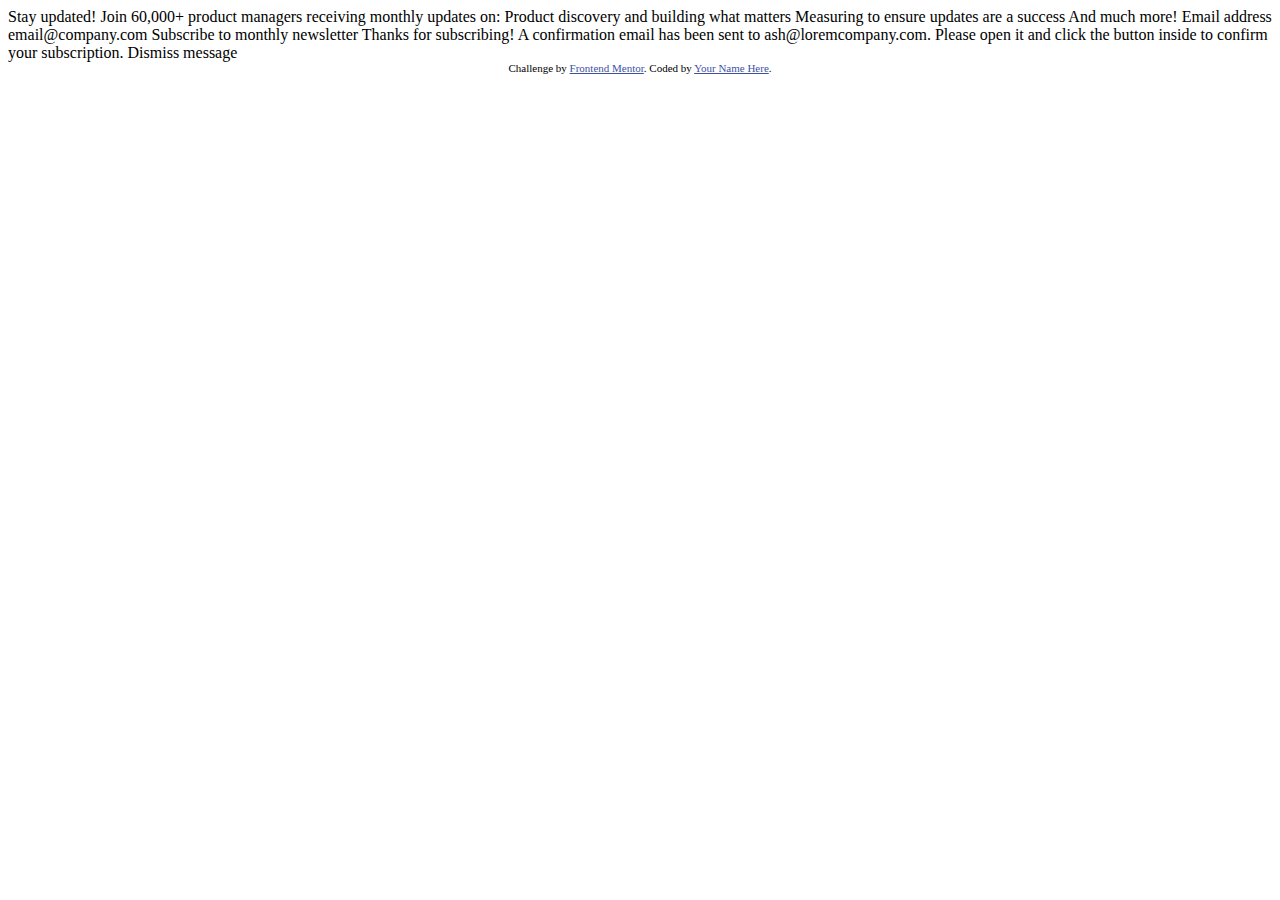
<file: Newsletter/index.html>
<!DOCTYPE html>
<html lang="en">
<head>
  <meta charset="UTF-8">
  <meta name="viewport" content="width=device-width, initial-scale=1.0"> <!-- displays site properly based on user's device -->

  <link rel="icon" type="image/png" sizes="32x32" href="./assets/images/favicon-32x32.png">
  
  <title>Frontend Mentor | Newsletter sign-up form with success message</title>

  <!-- Feel free to remove these styles or customise in your own stylesheet 👍 -->
  <style>
    .attribution { font-size: 11px; text-align: center; }
    .attribution a { color: hsl(228, 45%, 44%); }
  </style>
</head>
<body>

  <!-- Sign-up form start -->

  Stay updated!

  Join 60,000+ product managers receiving monthly updates on:

  Product discovery and building what matters
  Measuring to ensure updates are a success
  And much more!

  Email address
  email@company.com

  Subscribe to monthly newsletter

  <!-- Sign-up form end -->

  <!-- Success message start -->

  Thanks for subscribing!

  A confirmation email has been sent to ash@loremcompany.com. 
  Please open it and click the button inside to confirm your subscription.

  Dismiss message

  <!-- Success message end -->
  
  <div class="attribution">
    Challenge by <a href="https://www.frontendmentor.io?ref=challenge" target="_blank">Frontend Mentor</a>. 
    Coded by <a href="#">Your Name Here</a>.
  </div>
</body>
</html>
</file>
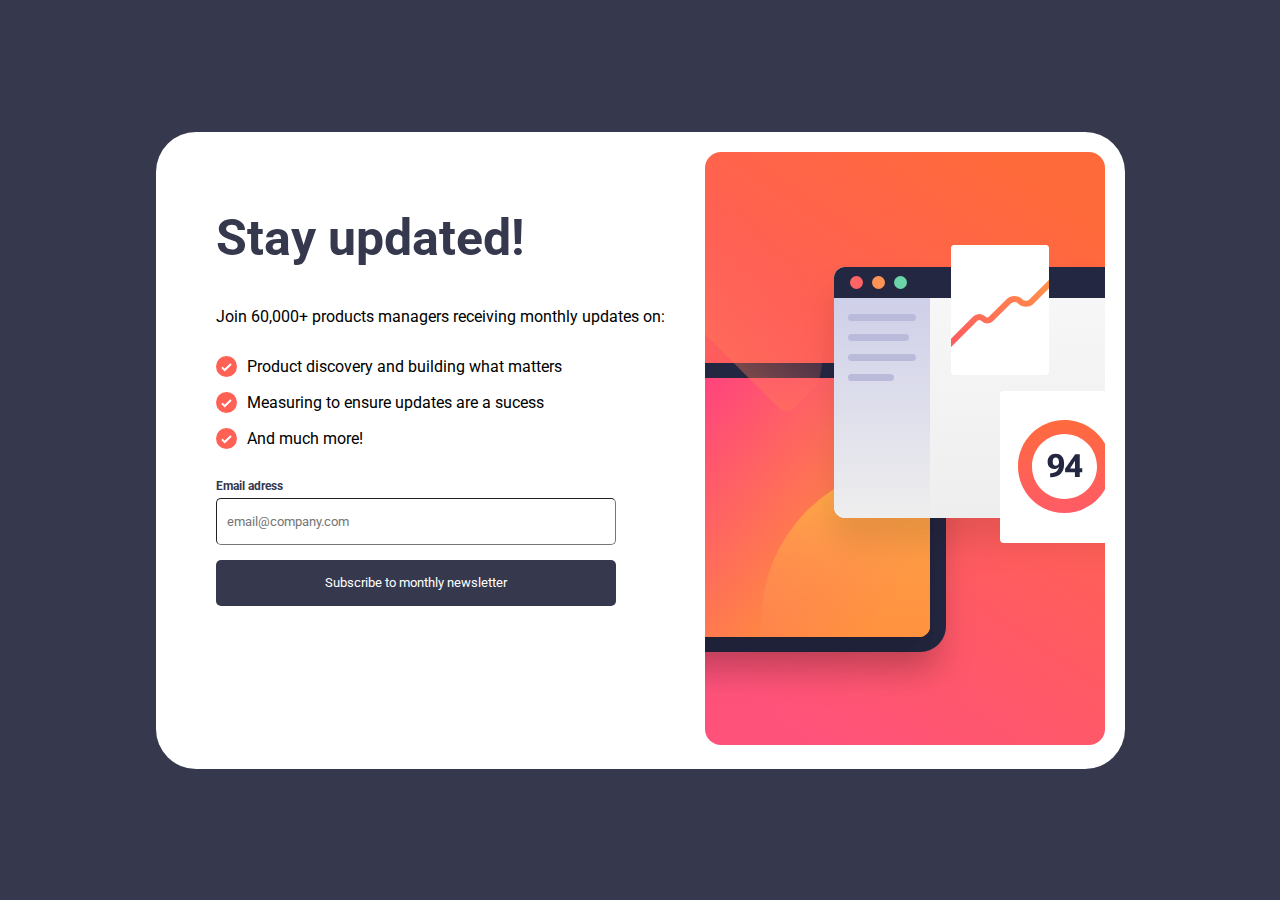
<file: Newsletter/Code/index.html>
<!DOCTYPE html>
<html lang="en">

<head>
    <meta charset="UTF-8">
    <meta name="viewport" content="width=device-width, initial-scale=1.0">
    <title>Newsletter</title>

    <!--Link CSS-->
    <link rel="stylesheet" href="css/style.css">

    <!--Link Google Fonts-->
    <link rel="preconnect" href="https://fonts.googleapis.com">
    <link rel="preconnect" href="https://fonts.gstatic.com" crossorigin>
    <link href="https://fonts.googleapis.com/css2?family=Roboto:wght@400;700&display=swap" rel="stylesheet">

    <!--Favicon-->
    <link rel="icon" type="image/x-icon" href="image/favicon-32x32.png">

</head>

<body>

    <div class="container">
        <section class="secao1">
            <h1>Stay updated!</h1>
            <p>Join 60,000+ products managers receiving monthly updates on:</p>
            <ul>
                <li>
                    <svg xmlns="http://www.w3.org/2000/svg" width="21" height="21" viewBox="0 0 21 21">
                        <g fill="none">
                            <circle cx="10.5" cy="10.5" r="10.5" fill="#FF6155" />
                            <path stroke="#FFF" stroke-width="2" d="M6 11.381 8.735 14 15 8" />
                        </g>
                    </svg> Product discovery and building what matters
                </li>
                <li>
                    <svg xmlns="http://www.w3.org/2000/svg" width="21" height="21" viewBox="0 0 21 21">
                        <g fill="none">
                            <circle cx="10.5" cy="10.5" r="10.5" fill="#FF6155" />
                            <path stroke="#FFF" stroke-width="2" d="M6 11.381 8.735 14 15 8" />
                        </g>
                    </svg> Measuring to ensure updates are a sucess
                </li>
                <li>
                    <svg xmlns="http://www.w3.org/2000/svg" width="21" height="21" viewBox="0 0 21 21">
                        <g fill="none">
                            <circle cx="10.5" cy="10.5" r="10.5" fill="#FF6155" />
                            <path stroke="#FFF" stroke-width="2" d="M6 11.381 8.735 14 15 8" />
                        </g>
                    </svg> And much more!
                </li>
            </ul>
            <div class="formulario">
                <p>Email adress</p>
                <input type="email" name="email" id="email" placeholder="email@company.com">
                <button onclick="validarEmail()">Subscribe to monthly newsletter</button>
            </div>

        </section>
        <section class="secao2">
            <svg xmlns="http://www.w3.org/2000/svg" xmlns:xlink="http://www.w3.org/1999/xlink" width="400" height="593"
                viewBox="0 0 400 593">
                <defs>
                    <linearGradient id="b" x1="72.75%" x2="27.25%" y1="0%" y2="100%">
                        <stop offset="0%" stop-color="#FF6A3A" />
                        <stop offset="100%" stop-color="#FF527B" />
                    </linearGradient>
                    <linearGradient id="h" x1="22.319%" x2="99.127%" y1="28.497%" y2="70.858%">
                        <stop offset="0%" stop-color="#FF3E83" />
                        <stop offset="100%" stop-color="#FF9F2E" />
                    </linearGradient>
                    <linearGradient id="k" x1="50%" x2="50%" y1="0%" y2="100%">
                        <stop offset="0%" stop-color="#FFB443" />
                        <stop offset="100%" stop-color="#FF5B64" stop-opacity="0" />
                    </linearGradient>
                    <linearGradient id="o" x1="50%" x2="50%" y1="0%" y2="100%">
                        <stop offset="0%" stop-color="#F8F8F8" />
                        <stop offset="100%" stop-color="#EEE" />
                    </linearGradient>
                    <linearGradient id="p" x1="50%" x2="50%" y1="0%" y2="100%">
                        <stop offset="0%" stop-color="#CACBE8" />
                        <stop offset="100%" stop-color="#EEE" />
                        <stop offset="100%" stop-color="#CACBE8" />
                    </linearGradient>
                    <linearGradient id="r" x1="97.791%" x2="7.729%" y1="26.944%" y2="71.879%">
                        <stop offset="0%" stop-color="#FF9049" />
                        <stop offset="100%" stop-color="#FF5E5E" />
                    </linearGradient>
                    <linearGradient id="t" x1="50%" x2="50%" y1="0%" y2="100%">
                        <stop offset="0%" stop-color="#FF6A3D" />
                        <stop offset="100%" stop-color="#FF5B66" />
                    </linearGradient>
                    <path id="e"
                        d="M0 26C0 11.64 11.64 0 26 0h381c14.36 0 26 11.64 26 26v237c0 14.36-11.64 26-26 26H26c-14.36 0-26-11.64-26-26V26Z" />
                    <path id="g"
                        d="M0 11C0 4.925 4.925 0 11 0h379c6.075 0 11 4.925 11 11v237c0 6.075-4.925 11-11 11H11c-6.075 0-11-4.925-11-11V11Z" />
                    <path id="i"
                        d="M0 11C0 4.925 4.925 0 11 0h379c6.075 0 11 4.925 11 11v237c0 6.075-4.925 11-11 11H11c-6.075 0-11-4.925-11-11V11Z" />
                    <path id="n"
                        d="M0 11C0 4.925 4.925 0 11 0h411c6.075 0 11 4.925 11 11v229c0 6.075-4.925 11-11 11H11c-6.075 0-11-4.925-11-11V11Z" />
                    <path id="q" d="M0 4a4 4 0 0 1 4-4h90a4 4 0 0 1 4 4v122a4 4 0 0 1-4 4H4a4 4 0 0 1-4-4V4Z" />
                    <filter id="d" width="127.7%" height="141.5%" x="-13.9%" y="-12.5%" filterUnits="objectBoundingBox">
                        <feOffset dy="24" in="SourceAlpha" result="shadowOffsetOuter1" />
                        <feGaussianBlur in="shadowOffsetOuter1" result="shadowBlurOuter1" stdDeviation="16" />
                        <feColorMatrix in="shadowBlurOuter1"
                            values="0 0 0 0 0 0 0 0 0 0 0 0 0 0 0 0 0 0 0.100000001 0" />
                    </filter>
                    <filter id="f" width="129.9%" height="146.3%" x="-15%" y="-13.9%" filterUnits="objectBoundingBox">
                        <feOffset dy="24" in="SourceAlpha" result="shadowOffsetOuter1" />
                        <feGaussianBlur in="shadowOffsetOuter1" result="shadowBlurOuter1" stdDeviation="16" />
                        <feColorMatrix in="shadowBlurOuter1"
                            values="0 0 0 0 0 0 0 0 0 0 0 0 0 0 0 0 0 0 0.100000001 0" />
                    </filter>
                    <filter id="j" width="129.9%" height="146.3%" x="-15%" y="-13.9%" filterUnits="objectBoundingBox">
                        <feOffset dy="24" in="SourceAlpha" result="shadowOffsetOuter1" />
                        <feGaussianBlur in="shadowOffsetOuter1" result="shadowBlurOuter1" stdDeviation="16" />
                        <feColorMatrix in="shadowBlurOuter1"
                            values="0 0 0 0 0 0 0 0 0 0 0 0 0 0 0 0 0 0 0.100000001 0" />
                    </filter>
                    <filter id="m" width="127.7%" height="147.8%" x="-13.9%" y="-14.3%" filterUnits="objectBoundingBox">
                        <feOffset dy="24" in="SourceAlpha" result="shadowOffsetOuter1" />
                        <feGaussianBlur in="shadowOffsetOuter1" result="shadowBlurOuter1" stdDeviation="16" />
                        <feColorMatrix in="shadowBlurOuter1"
                            values="0 0 0 0 0 0 0 0 0 0 0 0 0 0 0 0 0 0 0.100000001 0" />
                    </filter>
                    <rect id="a" width="400" height="593" x="0" y="0" rx="16" />
                </defs>
                <g fill="none" fill-rule="evenodd">
                    <mask id="c" fill="#fff">
                        <use xlink:href="#a" />
                    </mask>
                    <rect width="400" height="593" rx="16" />
                    <path fill="url(#b)" fill-rule="nonzero" d="M0 0h400v593H0z" mask="url(#c)" />
                    <g mask="url(#c)">
                        <g fill-rule="nonzero" transform="translate(-192 211)">
                            <use xlink:href="#e" fill="#000" filter="url(#d)" />
                            <use xlink:href="#e" fill="#242742" />
                        </g>
                        <g transform="translate(-176 226)">
                            <g fill-rule="nonzero">
                                <use xlink:href="#g" fill="#000" filter="url(#f)" />
                                <use xlink:href="#g" fill="url(#h)" />
                            </g>
                            <mask id="l" fill="#fff">
                                <use xlink:href="#i" />
                            </mask>
                            <g fill-rule="nonzero">
                                <use xlink:href="#i" fill="#000" filter="url(#j)" />
                                <use xlink:href="#i" fill="url(#h)" />
                            </g>
                            <circle cx="390" cy="244" r="158" fill="url(#k)" fill-rule="nonzero" mask="url(#l)" />
                            <circle cx="136.446" cy="-34.554" r="158" fill="url(#k)" fill-rule="nonzero" mask="url(#l)"
                                transform="rotate(-135 136.446 -34.554)" />
                        </g>
                        <g fill-rule="nonzero" transform="translate(129 115)">
                            <use xlink:href="#n" fill="#000" filter="url(#m)" />
                            <use xlink:href="#n" fill="url(#o)" />
                            <path fill="url(#p)" d="M0 11C0 4.925 4.925 0 11 0h85v251H11c-6.075 0-11-4.925-11-11V11Z" />
                            <path fill="#BABBDB"
                                d="M14 50.5a3.5 3.5 0 0 1 3.5-3.5h61a3.5 3.5 0 0 1 0 7h-61a3.5 3.5 0 0 1-3.5-3.5Zm0 20a3.5 3.5 0 0 1 3.5-3.5h54a3.5 3.5 0 0 1 0 7h-54a3.5 3.5 0 0 1-3.5-3.5Zm0 20a3.5 3.5 0 0 1 3.5-3.5h61a3.5 3.5 0 0 1 0 7h-61a3.5 3.5 0 0 1-3.5-3.5Zm0 20a3.5 3.5 0 0 1 3.5-3.5h39a3.5 3.5 0 1 1 0 7h-39a3.5 3.5 0 0 1-3.5-3.5Z" />
                            <path fill="#242742" d="M0 11C0 4.925 4.925 0 11 0h411c6.075 0 11 4.925 11 11v20H0V11Z" />
                            <g transform="translate(16 9)">
                                <circle cx="6.5" cy="6.5" r="6.5" fill="#FF6464" />
                                <circle cx="28.5" cy="6.5" r="6.5" fill="#FF9255" />
                                <circle cx="50.5" cy="6.5" r="6.5" fill="#6BD4A8" />
                            </g>
                        </g>
                        <g transform="translate(246 93)">
                            <path fill="#FFF" fill-rule="nonzero"
                                d="M0 4a4 4 0 0 1 4-4h90a4 4 0 0 1 4 4v122a4 4 0 0 1-4 4H4a4 4 0 0 1-4-4V4Z" />
                            <mask id="s" fill="#fff">
                                <use xlink:href="#q" />
                            </mask>
                            <use xlink:href="#q" fill="#FFF" fill-rule="nonzero" />
                            <path fill="url(#r)" fill-rule="nonzero"
                                d="M108.12 28.878a3 3 0 0 1 .002 4.243L82.847 58.41c-4.348 4.351-11.4 4.351-15.749 0a5.132 5.132 0 0 0-7.26 0L42.406 75.853a8.668 8.668 0 0 1-12.262 0 2.668 2.668 0 0 0-3.774 0l-32.248 32.268a3 3 0 1 1-4.244-4.242l32.248-32.267a8.668 8.668 0 0 1 12.262 0 2.668 2.668 0 0 0 3.774 0L55.594 54.17c4.348-4.35 11.4-4.35 15.748 0a5.132 5.132 0 0 0 7.26 0l25.276-25.29a3 3 0 0 1 4.243-.002Z"
                                mask="url(#s)" />
                            <path fill="#FFF" fill-rule="nonzero"
                                d="M49 150a4 4 0 0 1 4-4h120a4 4 0 0 1 4 4v144a4 4 0 0 1-4 4H53a4 4 0 0 1-4-4V150Z" />
                            <path fill="url(#t)"
                                d="M46.5 79C64.45 79 79 64.45 79 46.5S64.45 14 46.5 14 14 28.55 14 46.5 28.55 79 46.5 79Zm0 14C72.181 93 93 72.181 93 46.5S72.181 0 46.5 0 0 20.819 0 46.5 20.819 93 46.5 93Z"
                                transform="translate(67 175)" />
                            <path fill="#242742" fill-rule="nonzero"
                                d="M96.61 216.72c0 2.27.589 4.067 1.766 5.39 1.177 1.313 2.78 1.969 4.812 1.969 1.886 0 3.36-.672 4.422-2.016 1.073-1.344 1.61-3.02 1.61-5.031h-1.172c0 1.146-.318 2.057-.954 2.734-.635.677-1.427 1.016-2.375 1.016-1.01 0-1.76-.339-2.25-1.016-.49-.687-.734-1.692-.734-3.015 0-1.51.245-2.594.734-3.25.5-.667 1.24-1 2.22-1 1.051 0 1.869.432 2.452 1.297.584.864.875 2.411.875 4.64l.14.625c0 3.302-.723 5.646-2.171 7.031-1.448 1.386-3.495 2.073-6.14 2.063h-.704v3.969h.813c4.25-.042 7.495-1.193 9.734-3.453 2.25-2.271 3.375-5.329 3.375-9.172v-.813c0-3.458-.776-5.958-2.328-7.5-1.552-1.552-3.557-2.328-6.016-2.328-2.468 0-4.437.714-5.906 2.14-1.469 1.428-2.203 3.334-2.203 5.72ZM123.923 232h4.828v-22.75h-4.516l-10.11 14.563v3.438h17.141v-3.891h-4.937l-.813.078h-6.5l4.828-7.562h.157v9.593l-.079.547v5.985Z" />
                        </g>
                    </g>
                </g>
            </svg>
        </section>
    </div>

    <script src="script.js"></script>
</body>

</html>
</file>
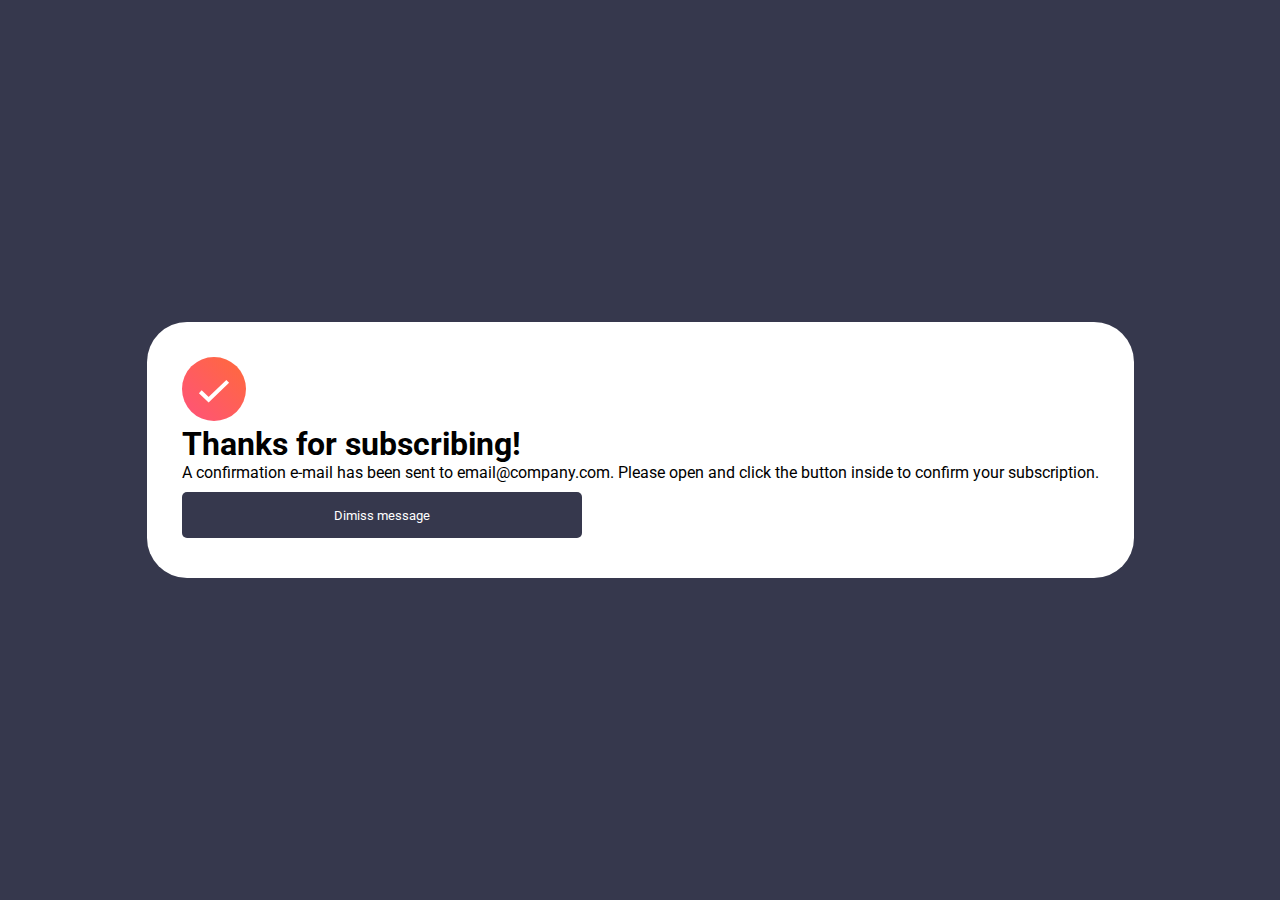
<file: Newsletter/Code/sucess.html>
<!DOCTYPE html>
<html lang="en">

<head>
    <meta charset="UTF-8">
    <meta name="viewport" content="width=device-width, initial-scale=1.0">
    <title>Newsletter</title>

    <!--Link CSS-->
    <link rel="stylesheet" href="css/style.css">

    <!--Link Google Fonts-->
    <link rel="preconnect" href="https://fonts.googleapis.com">
    <link rel="preconnect" href="https://fonts.gstatic.com" crossorigin>
    <link href="https://fonts.googleapis.com/css2?family=Roboto:wght@400;700&display=swap" rel="stylesheet">

    <!--Favicon-->
    <link rel="icon" type="image/x-icon" href="image/favicon-32x32.png">

</head>

<body>

    <div class="container2">
        <section class="secao3">
            <p><svg xmlns="http://www.w3.org/2000/svg" width="64" height="64" viewBox="0 0 64 64">
                    <defs>
                        <linearGradient id="a" x1="100%" x2="0%" y1="0%" y2="100%">
                            <stop offset="0%" stop-color="#FF6A3A" />
                            <stop offset="100%" stop-color="#FF527B" />
                        </linearGradient>
                    </defs>
                    <g fill="none">
                        <circle cx="32" cy="32" r="32" fill="url(#a)" />
                        <path stroke="#FFF" stroke-width="4" d="m18.286 34.686 8.334 7.98 19.094-18.285" />
                    </g>
                </svg></p>
            <h1>Thanks for subscribing!</h1>
            <p>A confirmation e-mail has been sent to <span id="emailPlaceholder">email@company.com</span>. Please open and click the button inside to confirm your subscription.</p>

            <div class="formulario">
                <button onclick="closeWindow()">Dimiss message</button>
            </div>

        </section>
    </div>

    <script src="script.js"></script>
</body>

</html>
</file>
<file: Newsletter/Code/css/style.css>
* {
    margin: 0;
    padding: 0;
    font-family: "Roboto", sans-serif;
    box-sizing: border-box;
}

:root {
    --color: rgb(54, 56, 77); 
}

body {
    background-color: var(--color);
    display: flex;
    justify-content: center;
    align-items: center;
    height: 100vh; /* Define a altura para 100% da altura da janela de visualização */
}


.container {
    background-color: white;
    display: flex;
    justify-content: center;
    align-items: center;
    border-radius: 40px;
    padding: 20px;
}

.secao1 {
    padding: 40px;
    display: flex;
    flex-direction: column;
    justify-content: center;
    align-items: first baseline;
}

.secao1 h1 {
    position: relative;
    top: -80px;
    font-size: 50px;
    color: var(--color);
}

.secao1 p {
    position: relative;
    top: -40px;
}

.secao1 ul {
    position: relative;
    top: -10px;
    list-style: none;
    display: flex;
    flex-direction: column;
}

.secao1 ul li {
    padding-bottom: 15px;
    display: flex;
    align-items: center;
    gap: 10px;
}

.formulario {
    position: relative;
    top: 10px;
    display: flex;
    flex-direction: column;
    font-family: Roboto;
}

.formulario p{
    position: relative;
    top: -5px;
    font-size: 12px;
    font-weight: bold;
    color: var(--color);
}

.formulario input {
	padding: 10px;
    width: 30em; /* Usando "em" para definir a largura com base na fonte do documento */
    height: 3.5em; /* Usando "em" para definir a altura com base na fonte do documento */
    box-sizing: border-box;
	margin-bottom: 15px;
	border-radius: 5px;
    border-width: 1px;
}

.formulario button {
    padding: 10px;
    width: 30em; /* Usando "em" para definir a largura com base na fonte do documento */
    height: 3.5em; /* Usando "em" para definir a altura com base na fonte do documento */
    box-sizing: border-box;
	margin-bottom: 15px;
	border-radius: 5px;
    cursor: pointer;
    background-color: var(--color);
    border: none;
    color: white;
    transition: background 0.3s ease-in-out, box-shadow 0.3s ease-in-out;
}

.formulario button:hover {
    background: linear-gradient(to right, rgb(255, 84, 120),rgb(255, 103, 66));
    box-shadow: 0 6px 12px rgba(255, 103, 66, 0.4); /* Efeito de sombra aumentado no hover */
    transition-delay: 0.3;
}

svg {
    border-radius: 0;
}

/*Sucess.html*/

.container2 {
    background-color: white;
    border-radius: 40px;
    padding: 20px;
}

.secao3 {
    display: flex;
    flex-direction: column;
    justify-content: start;
    padding: 15px;
}
</file>
